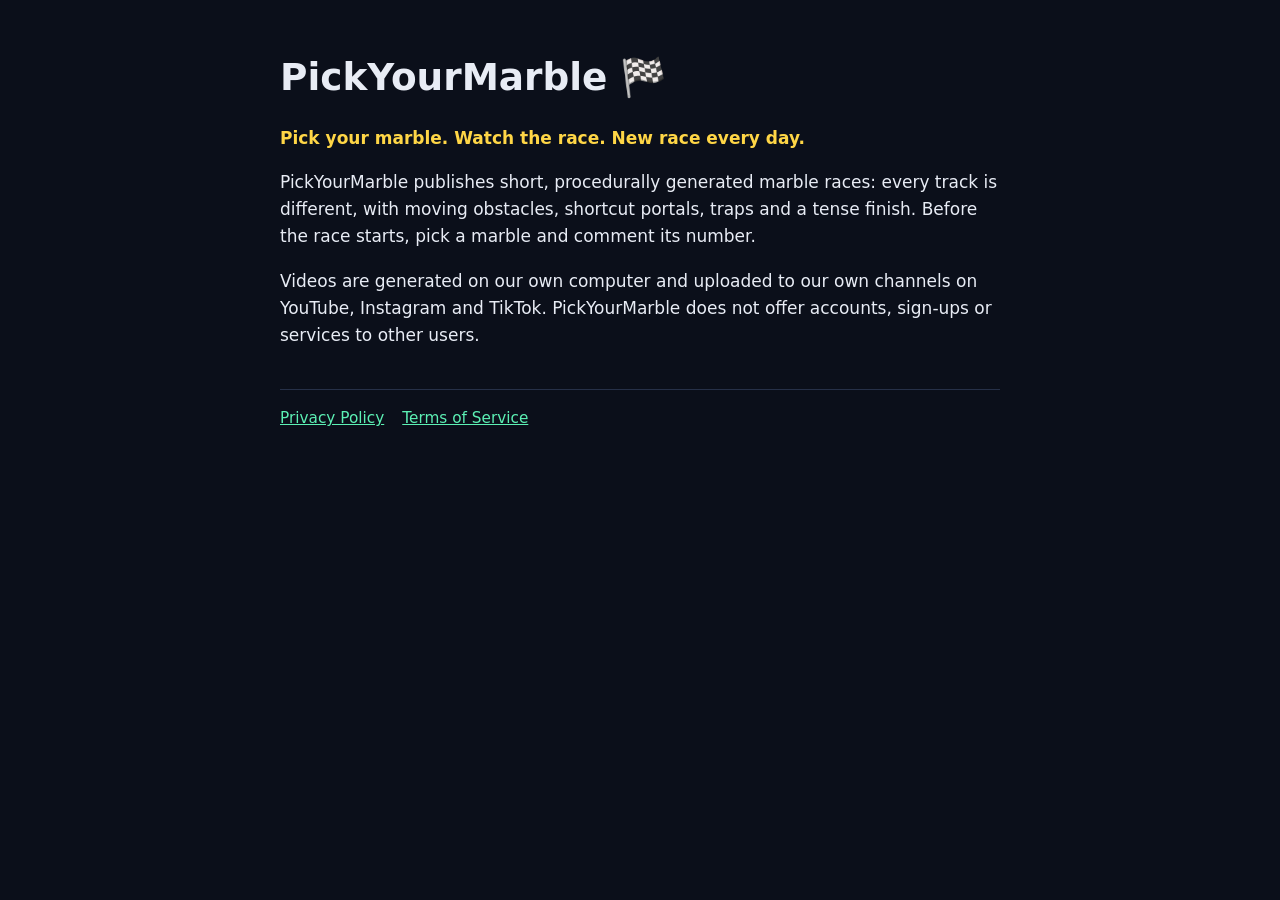
<file: index.html>
<!doctype html>
<html lang="en">
<head>
<meta charset="utf-8"><meta name="viewport" content="width=device-width, initial-scale=1">
<meta name="google-site-verification" content="26PrWmI-XdDs1Pfjy99NuDysWYG3NFCrOa2Wlb5fBhc" />
<title>PickYourMarble</title>
<link rel="stylesheet" href="style.css">
</head>
<body>
<main>
  <h1>PickYourMarble 🏁</h1>
  <p class="tag">Pick your marble. Watch the race. New race every day.</p>
  <p>PickYourMarble publishes short, procedurally generated marble races: every track is different, with
     moving obstacles, shortcut portals, traps and a tense finish. Before the race starts, pick a marble
     and comment its number.</p>
  <p>Videos are generated on our own computer and uploaded to our own channels on YouTube, Instagram and TikTok.
     PickYourMarble does not offer accounts, sign-ups or services to other users.</p>
  <nav><a href="privacy.html">Privacy Policy</a><a href="terms.html">Terms of Service</a></nav>
</main>
</body>
</html>
</file>
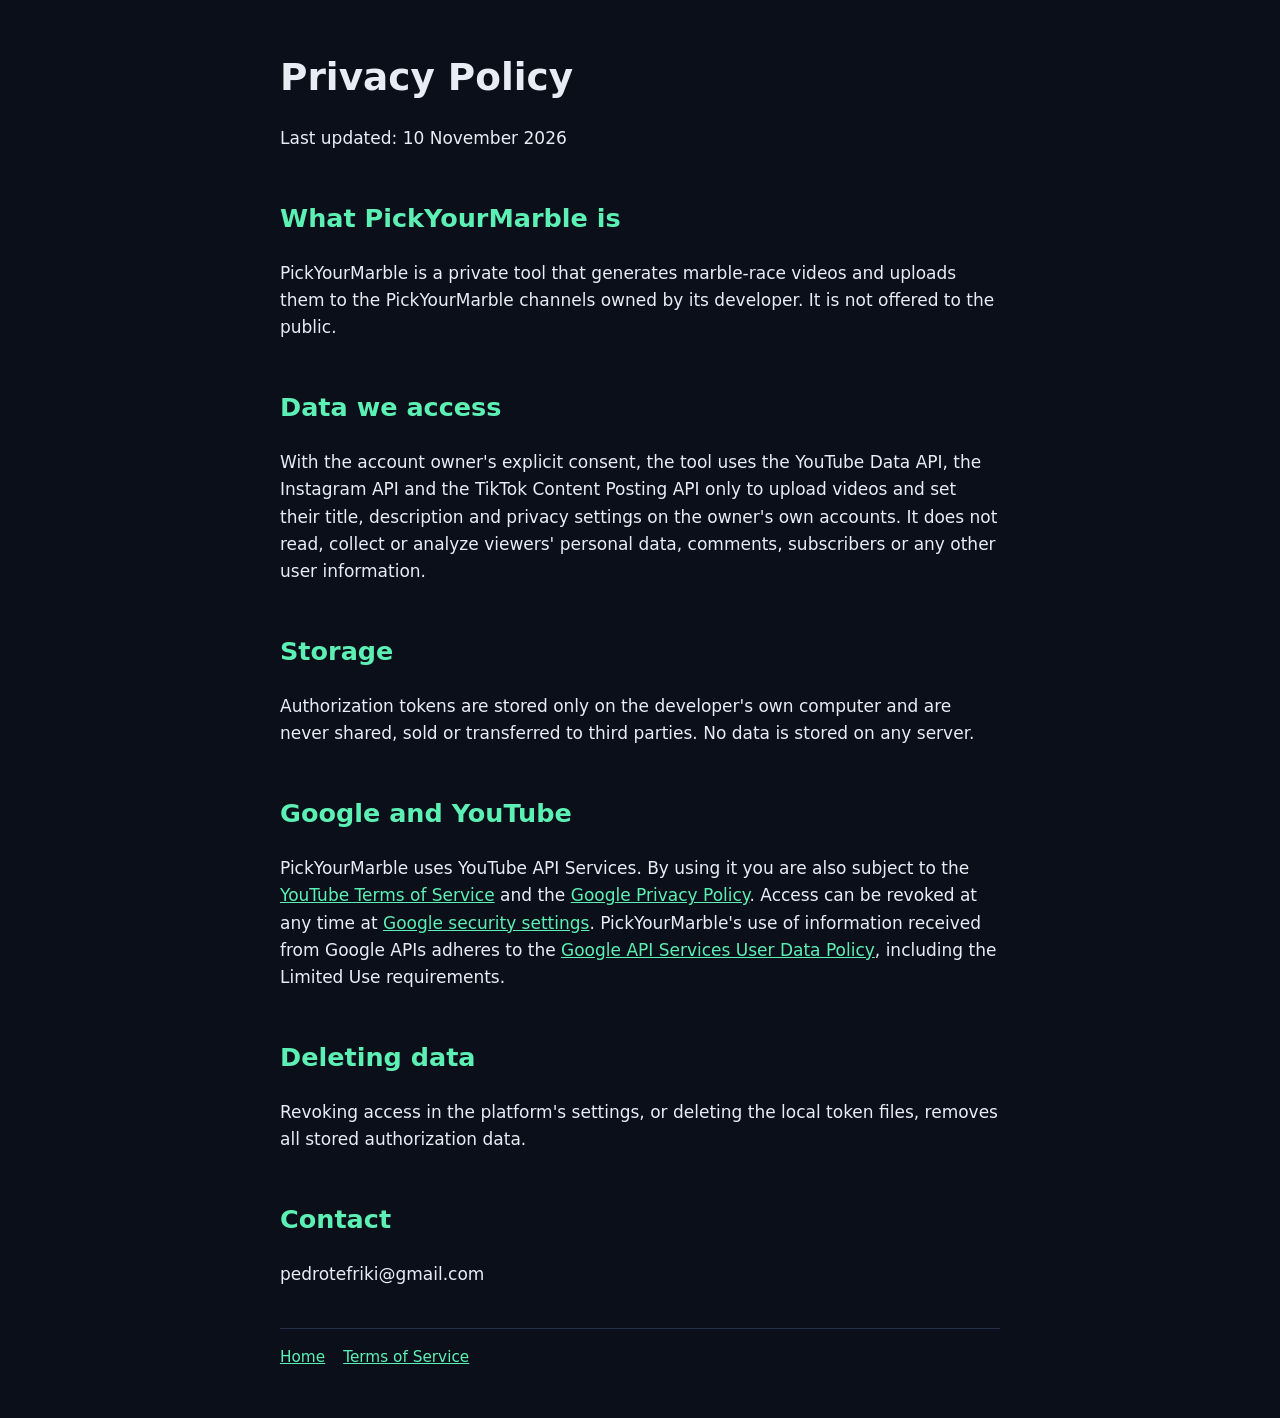
<file: privacy.html>
<!doctype html>
<html lang="en">
<head>
<meta charset="utf-8"><meta name="viewport" content="width=device-width, initial-scale=1">
<title>Privacy Policy · PickYourMarble</title>
<link rel="stylesheet" href="style.css">
</head>
<body>
<main>
  <h1>Privacy Policy</h1>
  <p>Last updated: 10 November 2026</p>

  <h2>What PickYourMarble is</h2>
  <p>PickYourMarble is a private tool that generates marble-race videos and uploads them to the
     PickYourMarble channels owned by its developer. It is not offered to the public.</p>

  <h2>Data we access</h2>
  <p>With the account owner's explicit consent, the tool uses the YouTube Data API, the Instagram API and the
     TikTok Content Posting API only to upload videos and set their title, description and privacy settings
     on the owner's own accounts. It does not read, collect or analyze viewers' personal data, comments,
     subscribers or any other user information.</p>

  <h2>Storage</h2>
  <p>Authorization tokens are stored only on the developer's own computer and are never shared, sold or
     transferred to third parties. No data is stored on any server.</p>

  <h2>Google and YouTube</h2>
  <p>PickYourMarble uses YouTube API Services. By using it you are also subject to the
     <a href="https://www.youtube.com/t/terms">YouTube Terms of Service</a> and the
     <a href="https://policies.google.com/privacy">Google Privacy Policy</a>.
     Access can be revoked at any time at
     <a href="https://myaccount.google.com/permissions">Google security settings</a>.
     PickYourMarble's use of information received from Google APIs adheres to the
     <a href="https://developers.google.com/terms/api-services-user-data-policy">Google API Services User Data Policy</a>,
     including the Limited Use requirements.</p>

  <h2>Deleting data</h2>
  <p>Revoking access in the platform's settings, or deleting the local token files, removes all stored
     authorization data.</p>

  <h2>Contact</h2>
  <p>pedrotefriki@gmail.com</p>
  <nav><a href="index.html">Home</a><a href="terms.html">Terms of Service</a></nav>
</main>
</body>
</html>
</file>
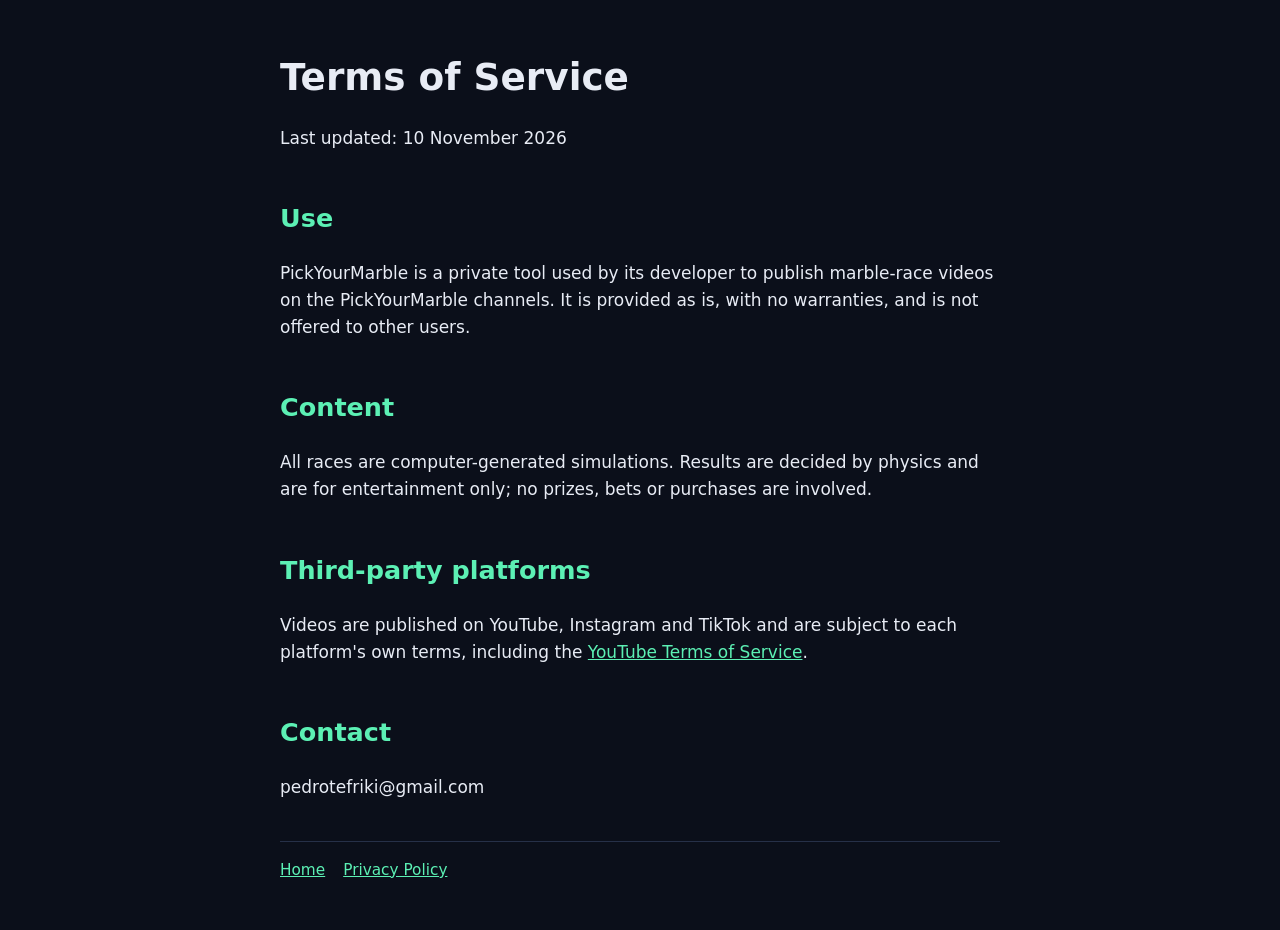
<file: terms.html>
<!doctype html>
<html lang="en">
<head>
<meta charset="utf-8"><meta name="viewport" content="width=device-width, initial-scale=1">
<title>Terms of Service · PickYourMarble</title>
<link rel="stylesheet" href="style.css">
</head>
<body>
<main>
  <h1>Terms of Service</h1>
  <p>Last updated: 10 November 2026</p>
  <h2>Use</h2>
  <p>PickYourMarble is a private tool used by its developer to publish marble-race videos on the
     PickYourMarble channels. It is provided as is, with no warranties, and is not offered to other users.</p>
  <h2>Content</h2>
  <p>All races are computer-generated simulations. Results are decided by physics and are for entertainment
     only; no prizes, bets or purchases are involved.</p>
  <h2>Third-party platforms</h2>
  <p>Videos are published on YouTube, Instagram and TikTok and are subject to each platform's own terms,
     including the <a href="https://www.youtube.com/t/terms">YouTube Terms of Service</a>.</p>
  <h2>Contact</h2>
  <p>pedrotefriki@gmail.com</p>
  <nav><a href="index.html">Home</a><a href="privacy.html">Privacy Policy</a></nav>
</main>
</body>
</html>
</file>
<file: style.css>
body { margin: 0; background: #0b0f1a; color: #e8ecf5; font: 17px/1.6 system-ui, -apple-system, "Segoe UI", sans-serif; }
main { max-width: 720px; margin: 0 auto; padding: 48px 20px; }
h1 { font-size: 2.2em; margin: 0 0 .2em; }
h2 { margin-top: 1.8em; color: #5cf0b4; }
a { color: #5cf0b4; }
.tag { color: #ffd646; font-weight: 600; }
nav { margin-top: 40px; padding-top: 16px; border-top: 1px solid #263048; font-size: .9em; }
nav a { margin-right: 18px; }
</file>
